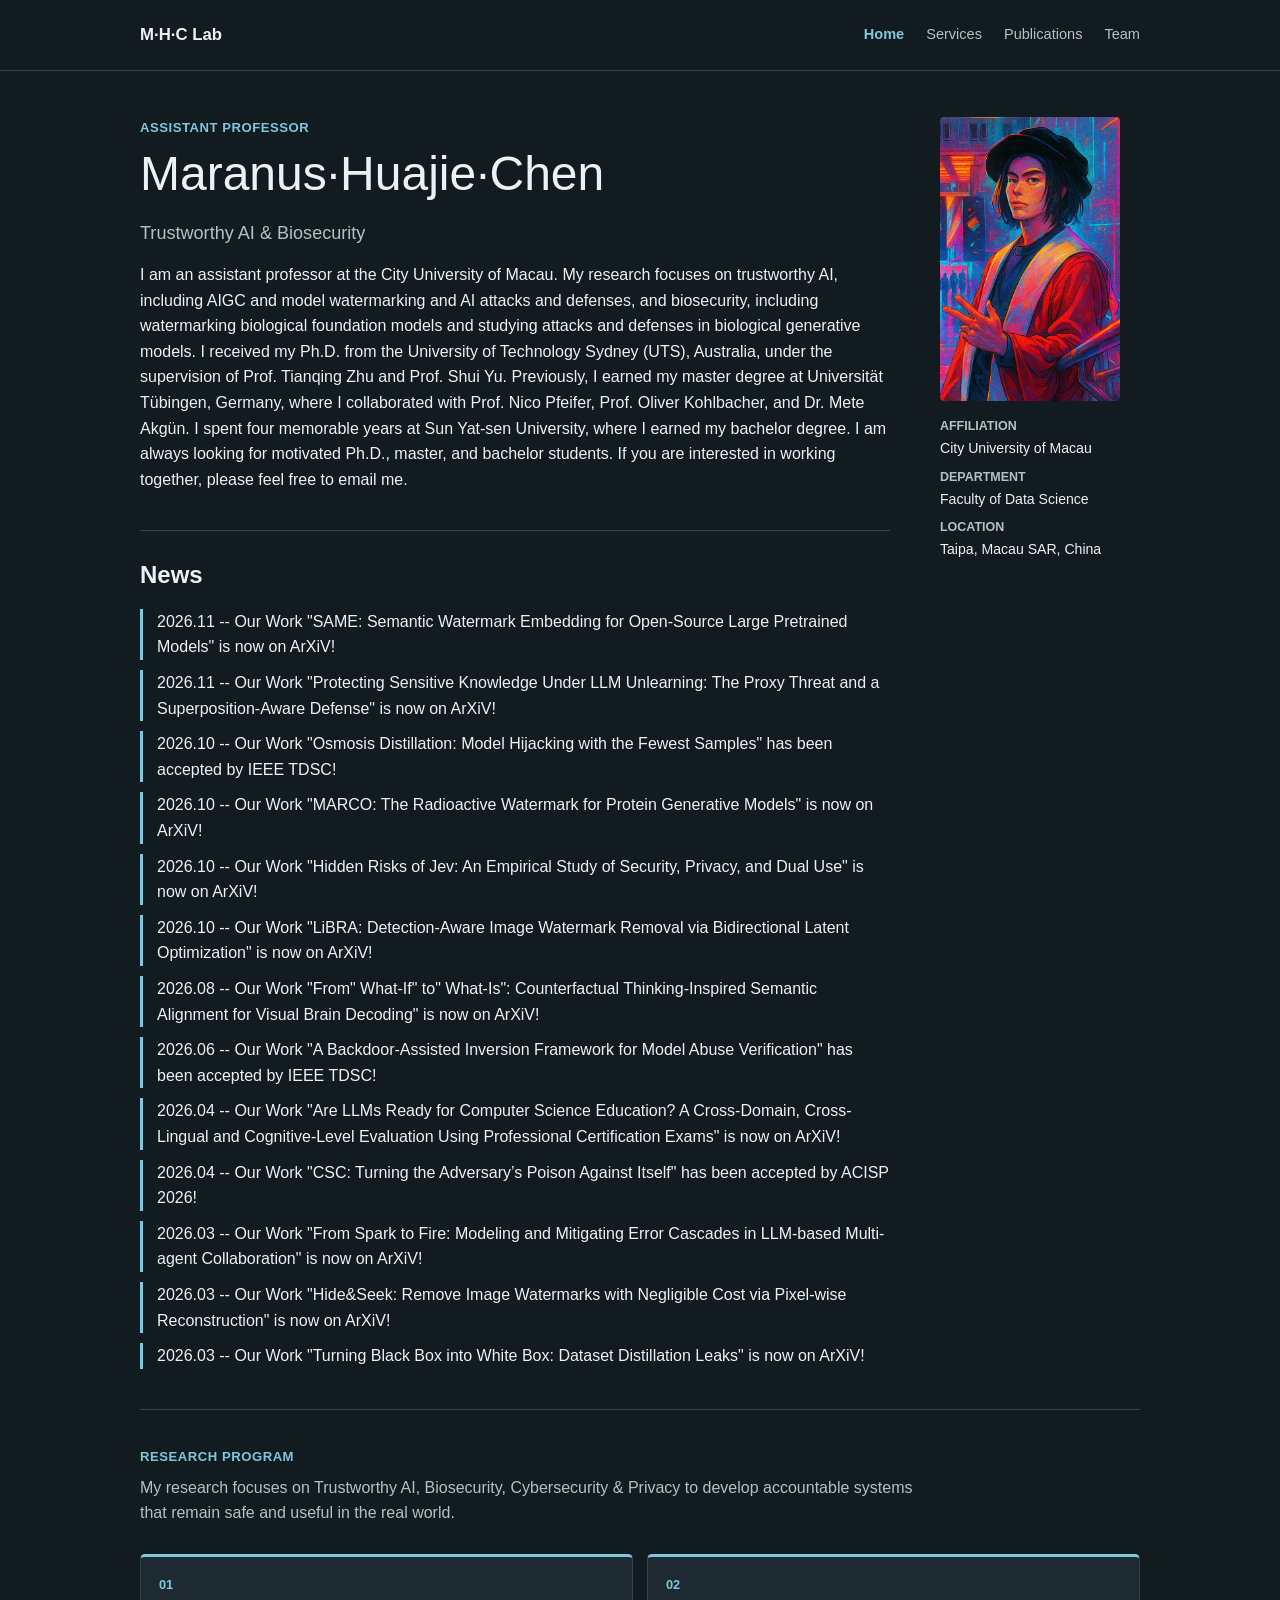
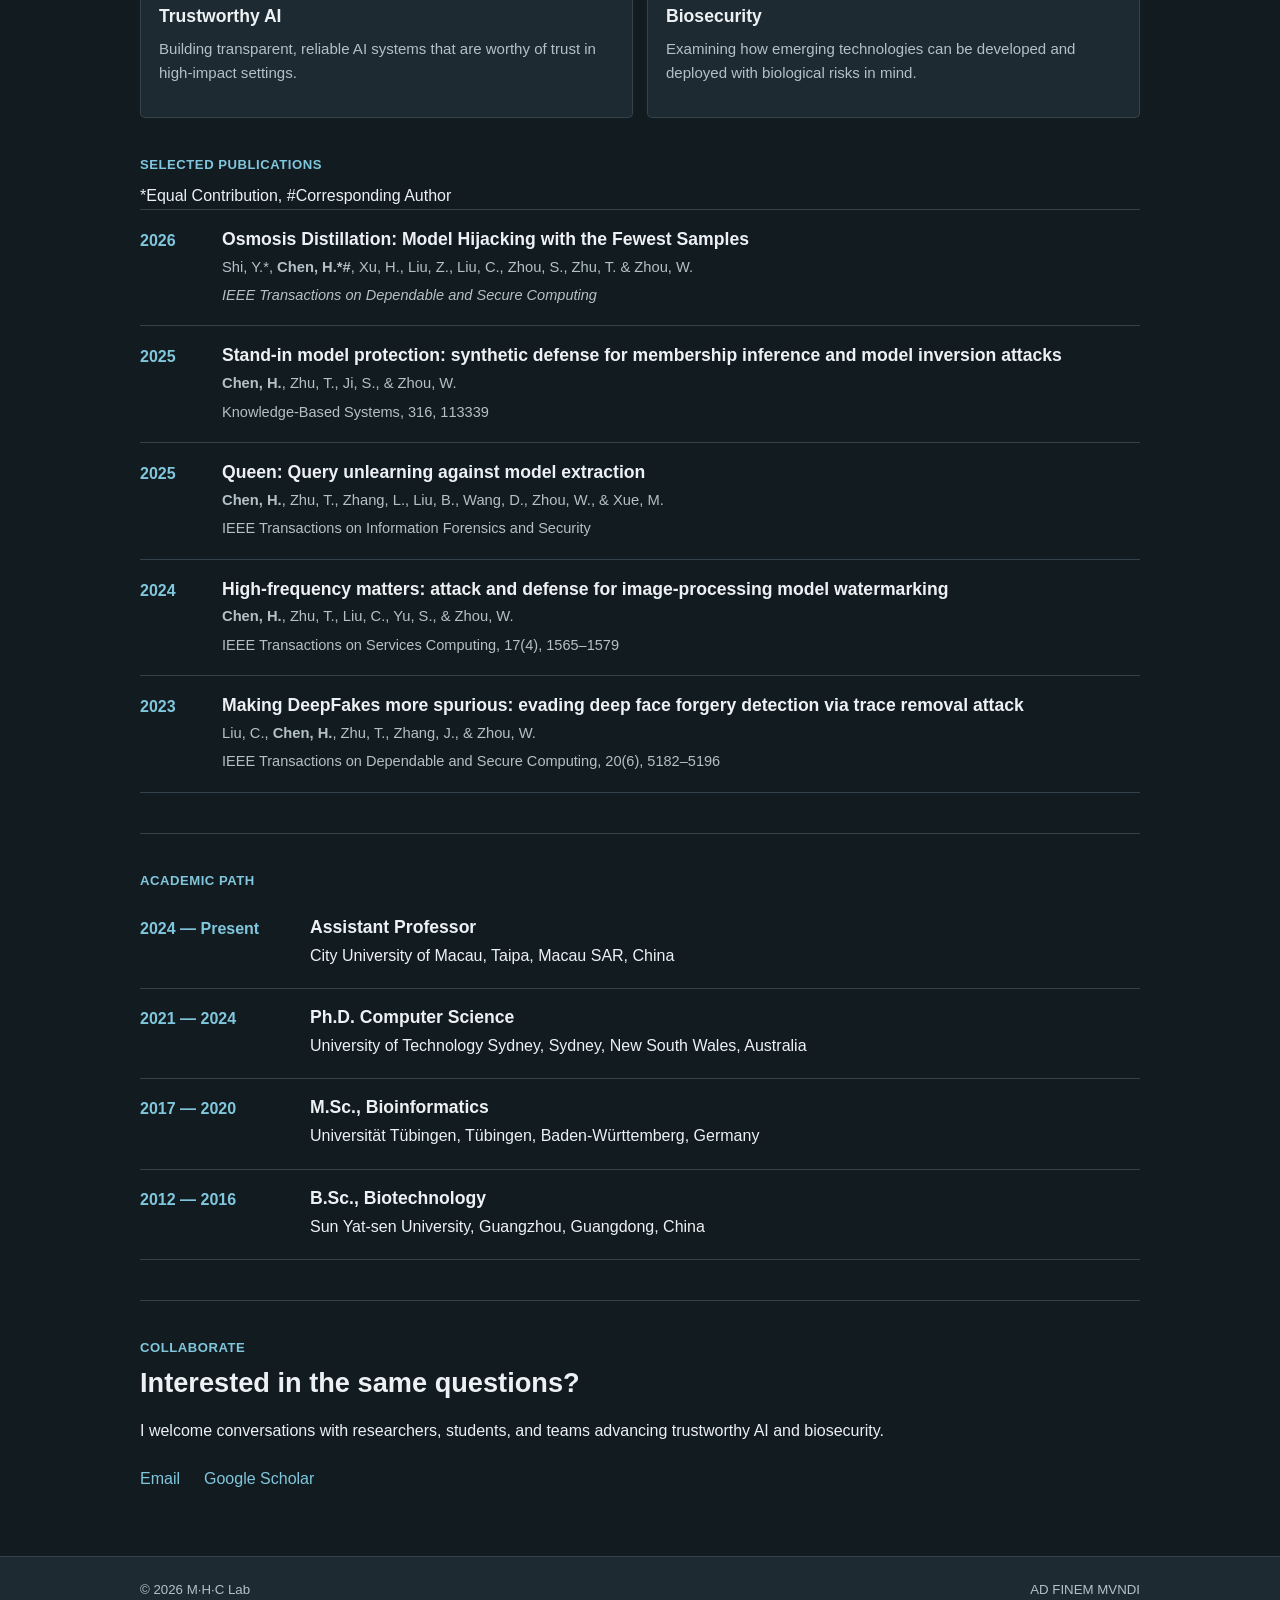
<file: index.html>
<!doctype html>
<html lang="en">
<head>
  <meta charset="utf-8">
  <meta name="viewport" content="width=device-width, initial-scale=1">
  <meta name="description" content="Academic profile and research portfolio for Dr. Maranus Huajie Chen.">
  <title>Home | Dr. Maranus Huajie Chen</title>
  <link rel="stylesheet" href="style.css">
  <script defer src="site.js"></script>
</head>
<body>
  <header class="site-header"><div class="header-inner">
    <a class="brand" href="index.html">M·H·C Lab</a>
    <nav aria-label="Primary navigation"><a href="index.html" aria-current="page">Home</a>
<a href="services.html">Services</a>
<a href="publications.html">Publications</a>
<a href="team.html">Team</a></nav>
  </div></header>
  <main class="container" id="top">
    <section class="hero">
      <div class="shell hero-grid">
        <div>
          <div class="status eyebrow">Assistant Professor</div>
          <h1 class="serif">Maranus·<em>Huajie</em>·Chen</h1>
          <p class="hero-copy">Trustworthy AI & Biosecurity</p>
          <div><p>I am an assistant professor at the City University of Macau. My research focuses on trustworthy AI, including AIGC and model watermarking and AI attacks and defenses, and biosecurity, including watermarking biological foundation models and studying attacks and defenses in biological generative models. I received my Ph.D. from the University of Technology Sydney (UTS), Australia, under the supervision of Prof. Tianqing Zhu and Prof. Shui Yu. Previously, I earned my master degree at Universität Tübingen, Germany, where I collaborated with Prof. Nico Pfeifer, Prof. Oliver Kohlbacher, and Dr. Mete Akgün. I spent four memorable years at Sun Yat-sen University, where I earned my bachelor degree. I am always looking for motivated Ph.D., master, and bachelor students. If you are interested in working together, please feel free to email me.</p></div>
          <div class="ticker">
            <div class="ticker-track">
              <span>2026.11 -- Our Work "SAME: Semantic Watermark Embedding for Open-Source Large Pretrained Models" is now on ArXiV!</span>
              <span>2026.11 -- Our Work "Protecting Sensitive Knowledge Under LLM Unlearning: The Proxy Threat and a Superposition-Aware Defense" is now on ArXiV!</span>
              <span>2026.10 -- Our Work "Osmosis Distillation: Model Hijacking with the Fewest Samples" has been accepted by IEEE TDSC!</span>
              <span>2026.10 -- Our Work "MARCO: The Radioactive Watermark for Protein Generative Models" is now on ArXiV!</span>
              <span>2026.10 -- Our Work "Hidden Risks of Jev: An Empirical Study of Security, Privacy, and Dual Use" is now on ArXiV!</span>
              <span>2026.10 -- Our Work "LiBRA: Detection-Aware Image Watermark Removal via Bidirectional Latent Optimization" is now on ArXiV!</span>
              <span>2026.08 -- Our Work "From" What-If" to" What-Is": Counterfactual Thinking-Inspired Semantic Alignment for Visual Brain Decoding" is now on ArXiV!</span>
              <span>2026.06 -- Our Work "A Backdoor-Assisted Inversion Framework for Model Abuse Verification" has been accepted by IEEE TDSC!</span>
              <span>2026.04 -- Our Work "Are LLMs Ready for Computer Science Education? A Cross-Domain, Cross-Lingual and Cognitive-Level Evaluation Using Professional Certification Exams" is now on ArXiV!</span>
              <span>2026.04 -- Our Work "CSC: Turning the Adversary’s Poison Against Itself" has been accepted by ACISP 2026!</span>
              <span>2026.03 -- Our Work "From Spark to Fire: Modeling and Mitigating Error Cascades in LLM-based Multi-agent Collaboration" is now on ArXiV!</span>
              <span>2026.03 -- Our Work "Hide&Seek: Remove Image Watermarks with Negligible Cost via Pixel-wise Reconstruction" is now on ArXiV!</span>
              <span>2026.03 -- Our Work "Turning Black Box into White Box: Dataset Distillation Leaks" is now on ArXiV!</span>
            </div>
          </div>
        </div>
        <aside class="hero-aside" aria-label="Researcher details">
          <div class="id-photo"><img src="avatar.png" alt="Maranus Huajie Chen"></div>
          <ul class="meta-list">
            <li><span>Affiliation</span>City University of Macau</li>
            <li><span>Department</span>Faculty of Data Science</li>
            <li><span>Location</span>Taipa, Macau SAR, China</li>
          </ul>
        </aside>
      </div>
    </section>


    <section class="research" id="research">
      <div class="shell">
        <div class="section-head reveal">
          <div class="eyebrow">Research program</div>
          <div><p class="lead">My research focuses on Trustworthy AI, Biosecurity, Cybersecurity & Privacy to develop accountable systems that remain safe and useful in the real world.</p></div>
        </div>
        <div class="research-grid reveal">
          <article class="research-card"><div class="number">01</div><h3>Trustworthy AI</h3><p>Building transparent, reliable AI systems that are worthy of trust in high-impact settings.</p></article>
          <article class="research-card"><div class="number">02</div><h3>Biosecurity</h3><p>Examining how emerging technologies can be developed and deployed with biological risks in mind.</p></article>
        </div>
        <div class="selected-publications reveal">
          <div class="eyebrow">Selected Publications</div>
          <div>*Equal Contribution, #Corresponding Author</div>
          <div class="publication-list">
            <article class="publication"><div class="year">2026</div><div><h3>Osmosis Distillation: Model Hijacking with the Fewest Samples</h3><p>Shi, Y.*, <strong>Chen, H.*#</strong>, Xu, H., Liu, Z., Liu, C., Zhou, S., Zhu, T. &amp; Zhou, W.</p></div><div class="journal"><em>IEEE Transactions on Dependable and Secure Computing</em></div></article>
            <article class="publication"><div class="year">2025</div><div><h3>Stand-in model protection: synthetic defense for membership inference and model inversion attacks</h3><p><strong>Chen, H.</strong>, Zhu, T., Ji, S., &amp; Zhou, W.</p></div><div class="journal">Knowledge-Based Systems, 316, 113339</div></article>
            <article class="publication"><div class="year">2025</div><div><h3>Queen: Query unlearning against model extraction</h3><p><strong>Chen, H.</strong>, Zhu, T., Zhang, L., Liu, B., Wang, D., Zhou, W., &amp; Xue, M.</p></div><div class="journal">IEEE Transactions on Information Forensics and Security</div></article>
            <article class="publication"><div class="year">2024</div><div><h3>High-frequency matters: attack and defense for image-processing model watermarking</h3><p><strong>Chen, H.</strong>, Zhu, T., Liu, C., Yu, S., &amp; Zhou, W.</p></div><div class="journal">IEEE Transactions on Services Computing, 17(4), 1565–1579</div></article>
            <article class="publication"><div class="year">2023</div><div><h3>Making DeepFakes more spurious: evading deep face forgery detection via trace removal attack</h3><p>Liu, C., <strong>Chen, H.</strong>, Zhu, T., Zhang, J., &amp; Zhou, W.</p></div><div class="journal">IEEE Transactions on Dependable and Secure Computing, 20(6), 5182–5196</div></article>
          </div>
        </div>
      </div>
    </section>

    <section id="experience">
      <div class="shell timeline-wrap reveal">
        <div><div class="eyebrow">Academic path</div></div>
        <div class="timeline">
          <article class="timeline-item"><time>2024 — Present</time><div><h3>Assistant Professor</h3><p>City University of Macau, Taipa, Macau SAR, China</p></div></article>
          <article class="timeline-item"><time>2021 — 2024</time><div><h3>Ph.D. Computer Science</h3><p>University of Technology Sydney, Sydney, New South Wales, Australia</p></div></article>
          <article class="timeline-item"><time>2017 — 2020</time><div><h3>M.Sc., Bioinformatics</h3><p>Universität Tübingen, Tübingen, Baden-Württemberg, Germany</p></div></article>
          <article class="timeline-item"><time>2012 — 2016</time><div><h3>B.Sc., Biotechnology</h3><p>Sun Yat-sen University, Guangzhou, Guangdong, China</p></div></article>
        </div>
      </div>
    </section>



    <section class="contact" id="contact">
      <div class="shell contact-card reveal">
        <div><div class="eyebrow">Collaborate</div><h2 class="serif">Interested in the same questions?</h2><p>I welcome conversations with researchers, students, and teams advancing trustworthy AI and biosecurity.</p></div>
        <div class="contact-links"><a href="mailto:hjchen@cityu.edu.mo">Email</a><a href="https://scholar.google.com/citations?user=HQGopXIAAAAJ&h">Google Scholar</a></div>
      </div>
    </section>
  </main>
  <footer><div class="container footer-row"><span>© <span id="year"></span> M·H·C Lab</span><span>AD FINEM MVNDI</span></div></footer>
</body>
</html>
</file>
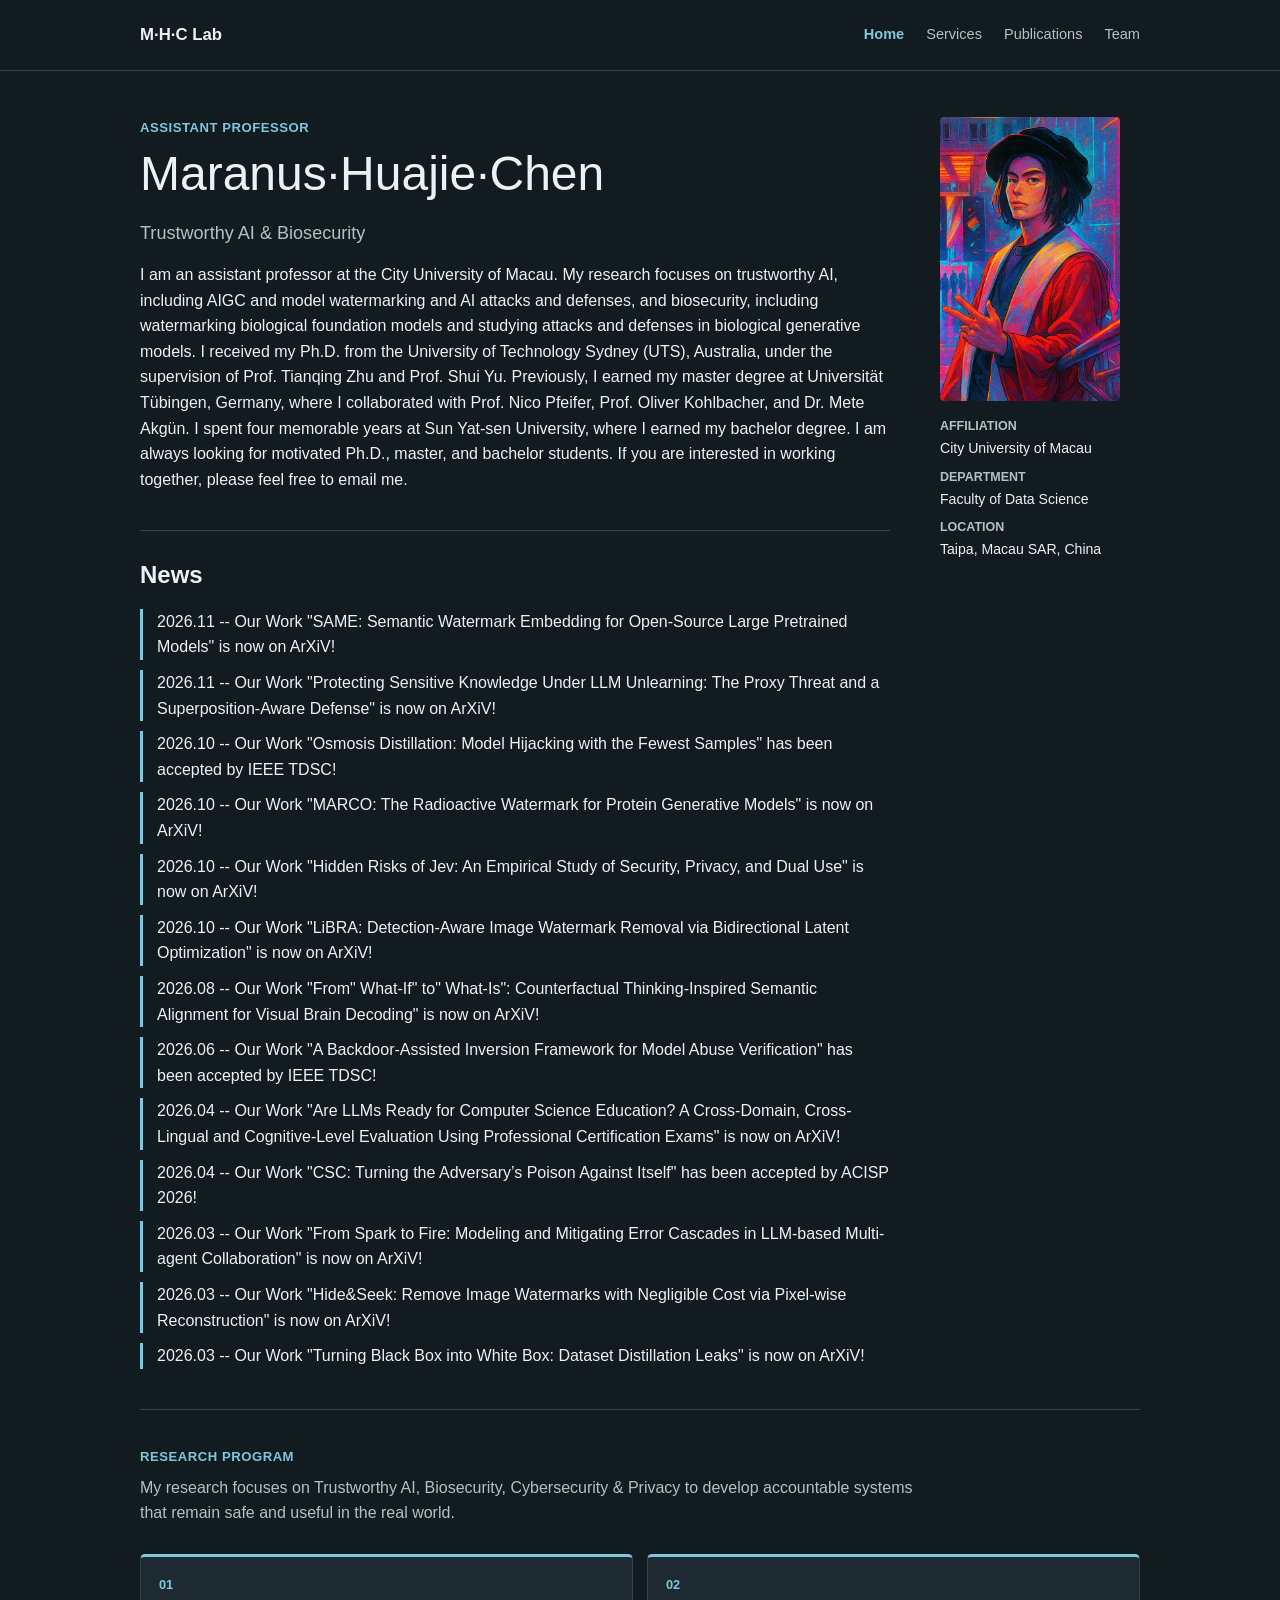
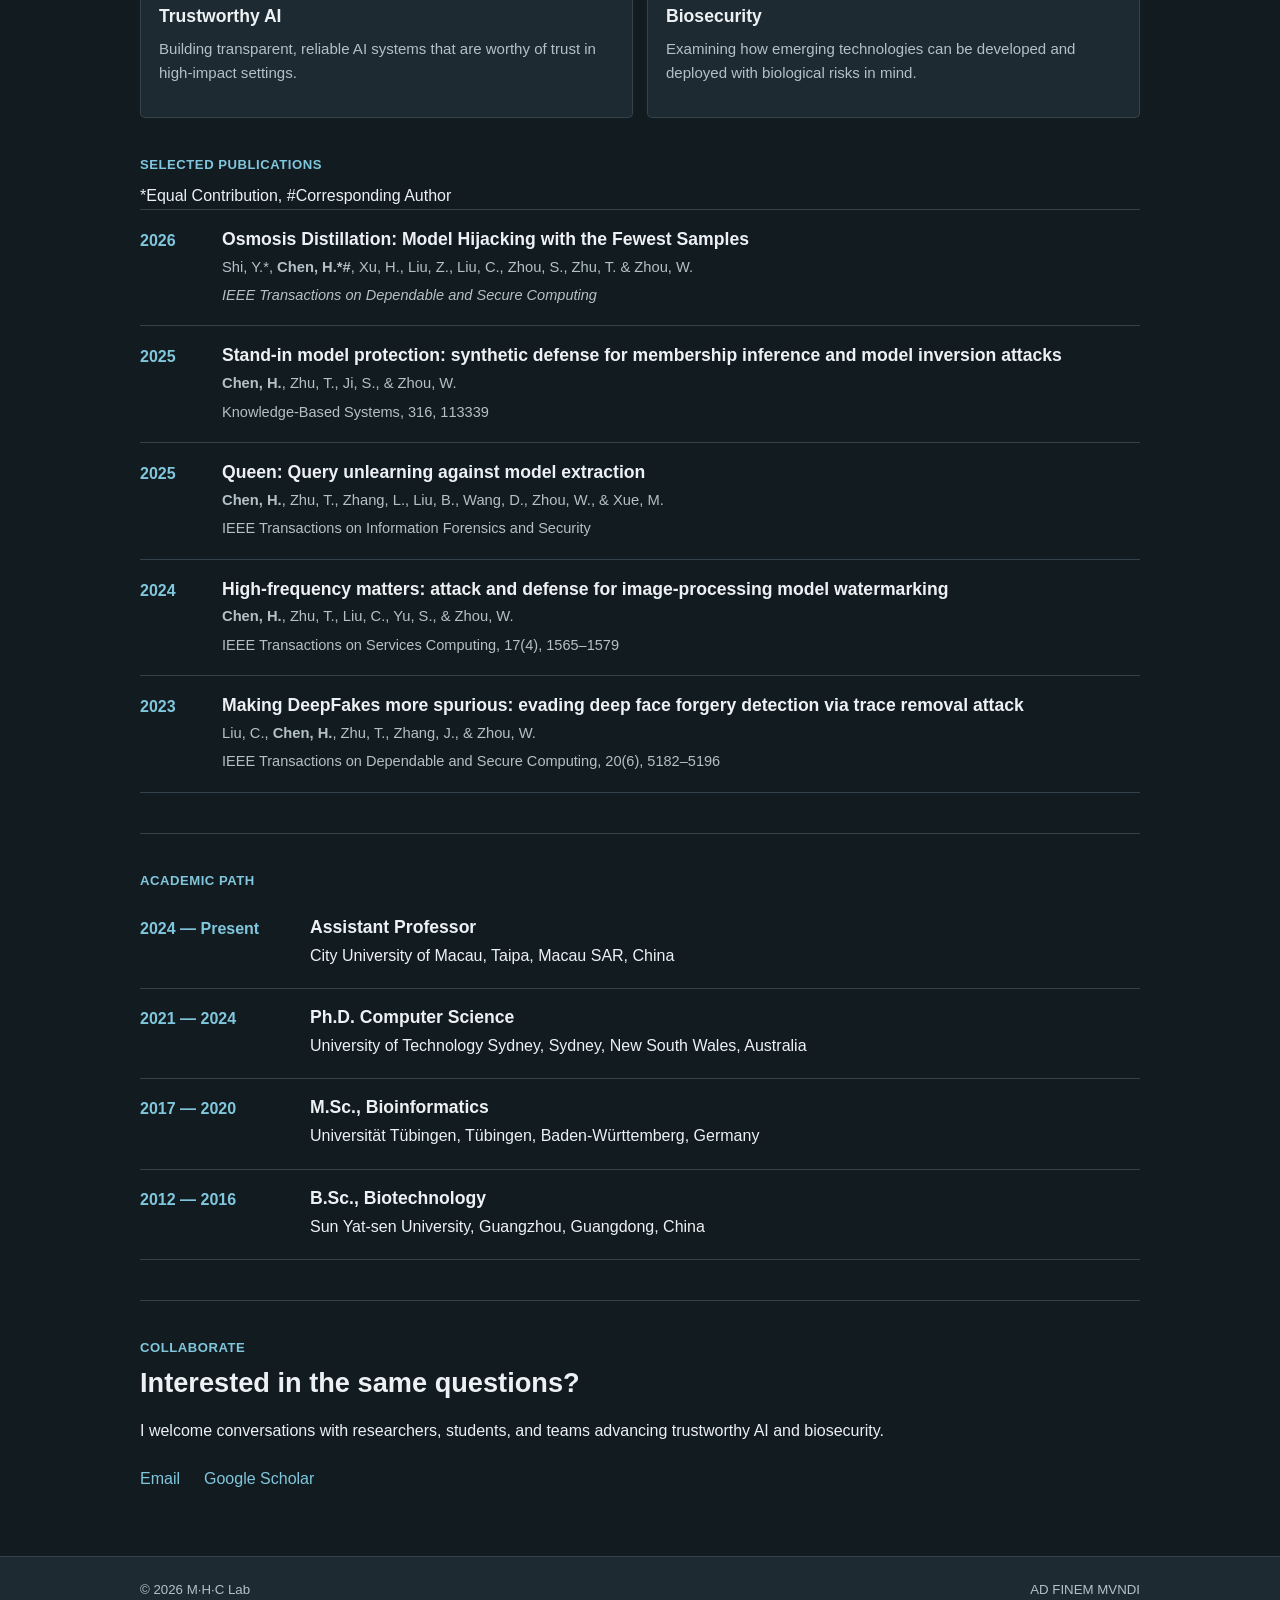
<file: contact.html>
<!doctype html>
<html lang="en">
<head>
  <meta charset="utf-8">
  <meta name="viewport" content="width=device-width, initial-scale=1">
  <meta http-equiv="refresh" content="0; url=index.html#contact">
  <title>Contact | Dr. Maranus Huajie Chen</title>
  <link rel="canonical" href="index.html#contact">
</head>
<body><p>Continue to <a href="index.html#contact">Contact</a>.</p></body>
</html>
</file>
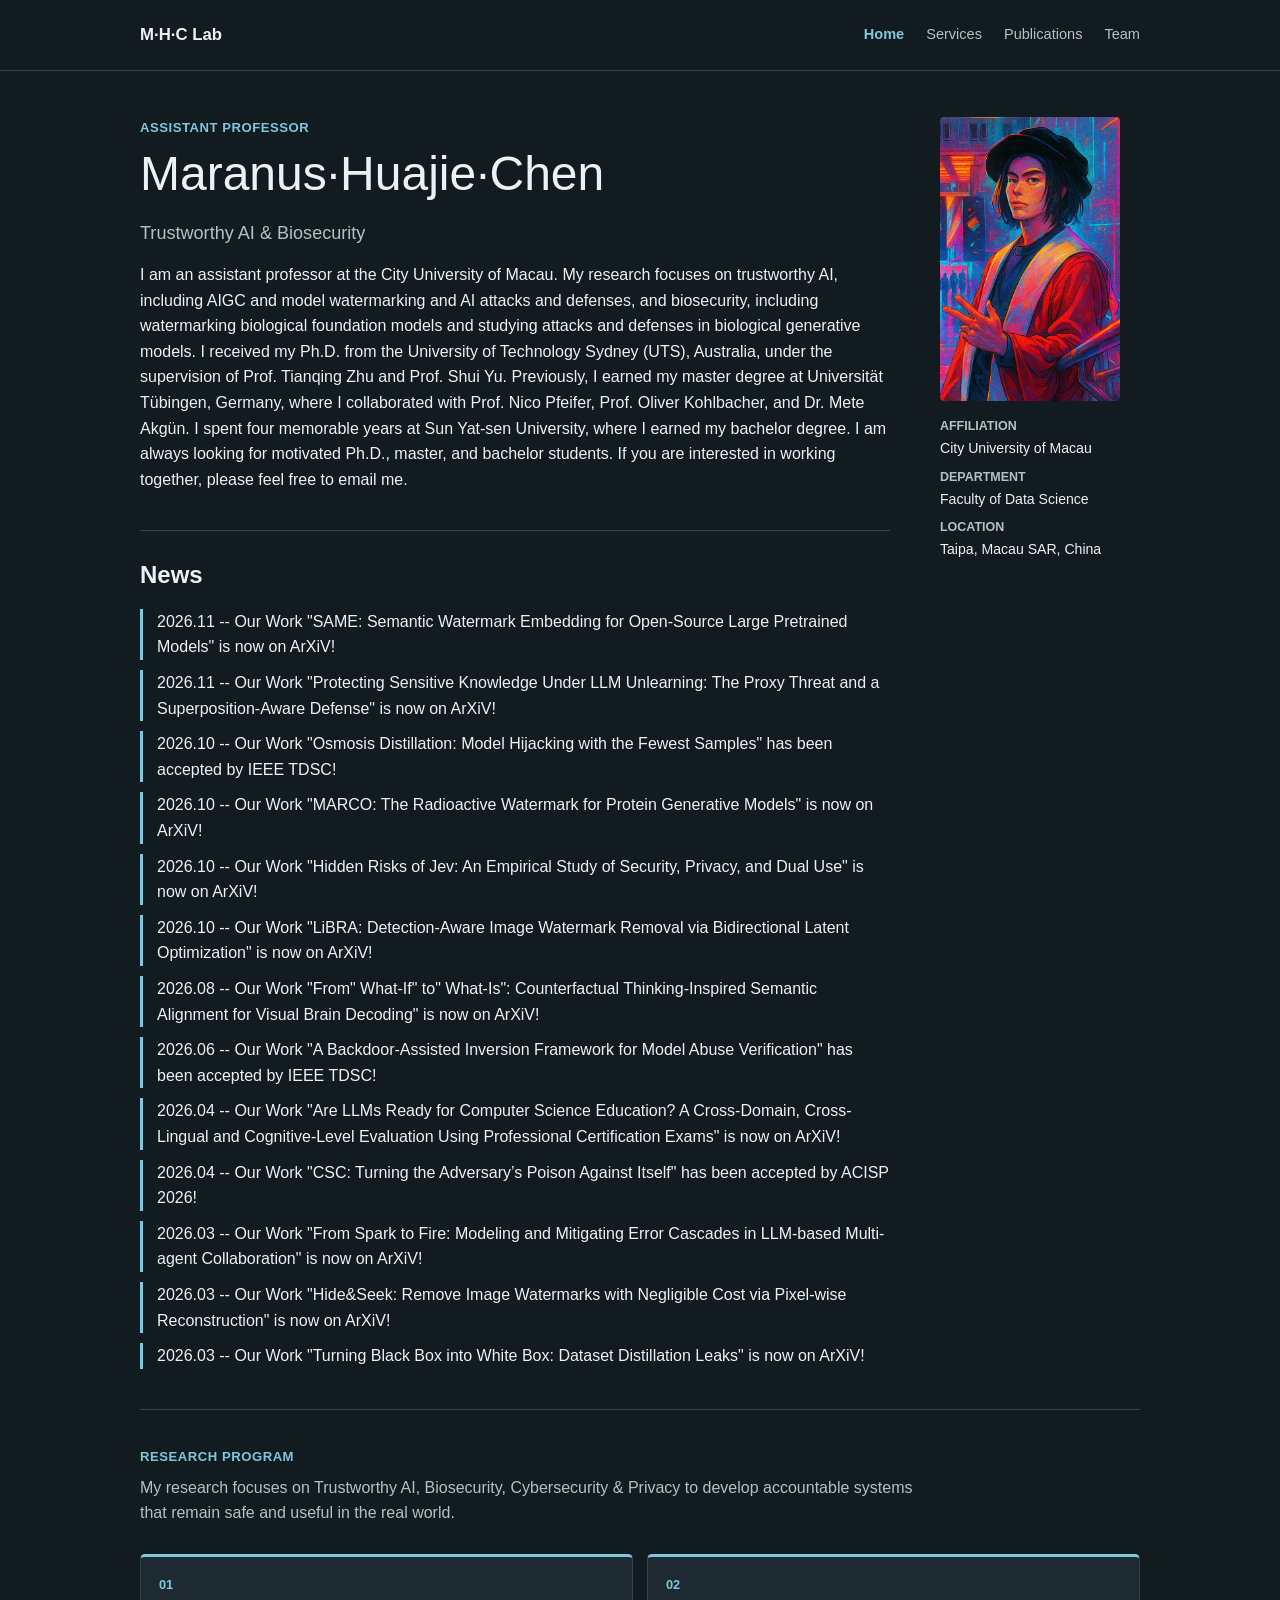
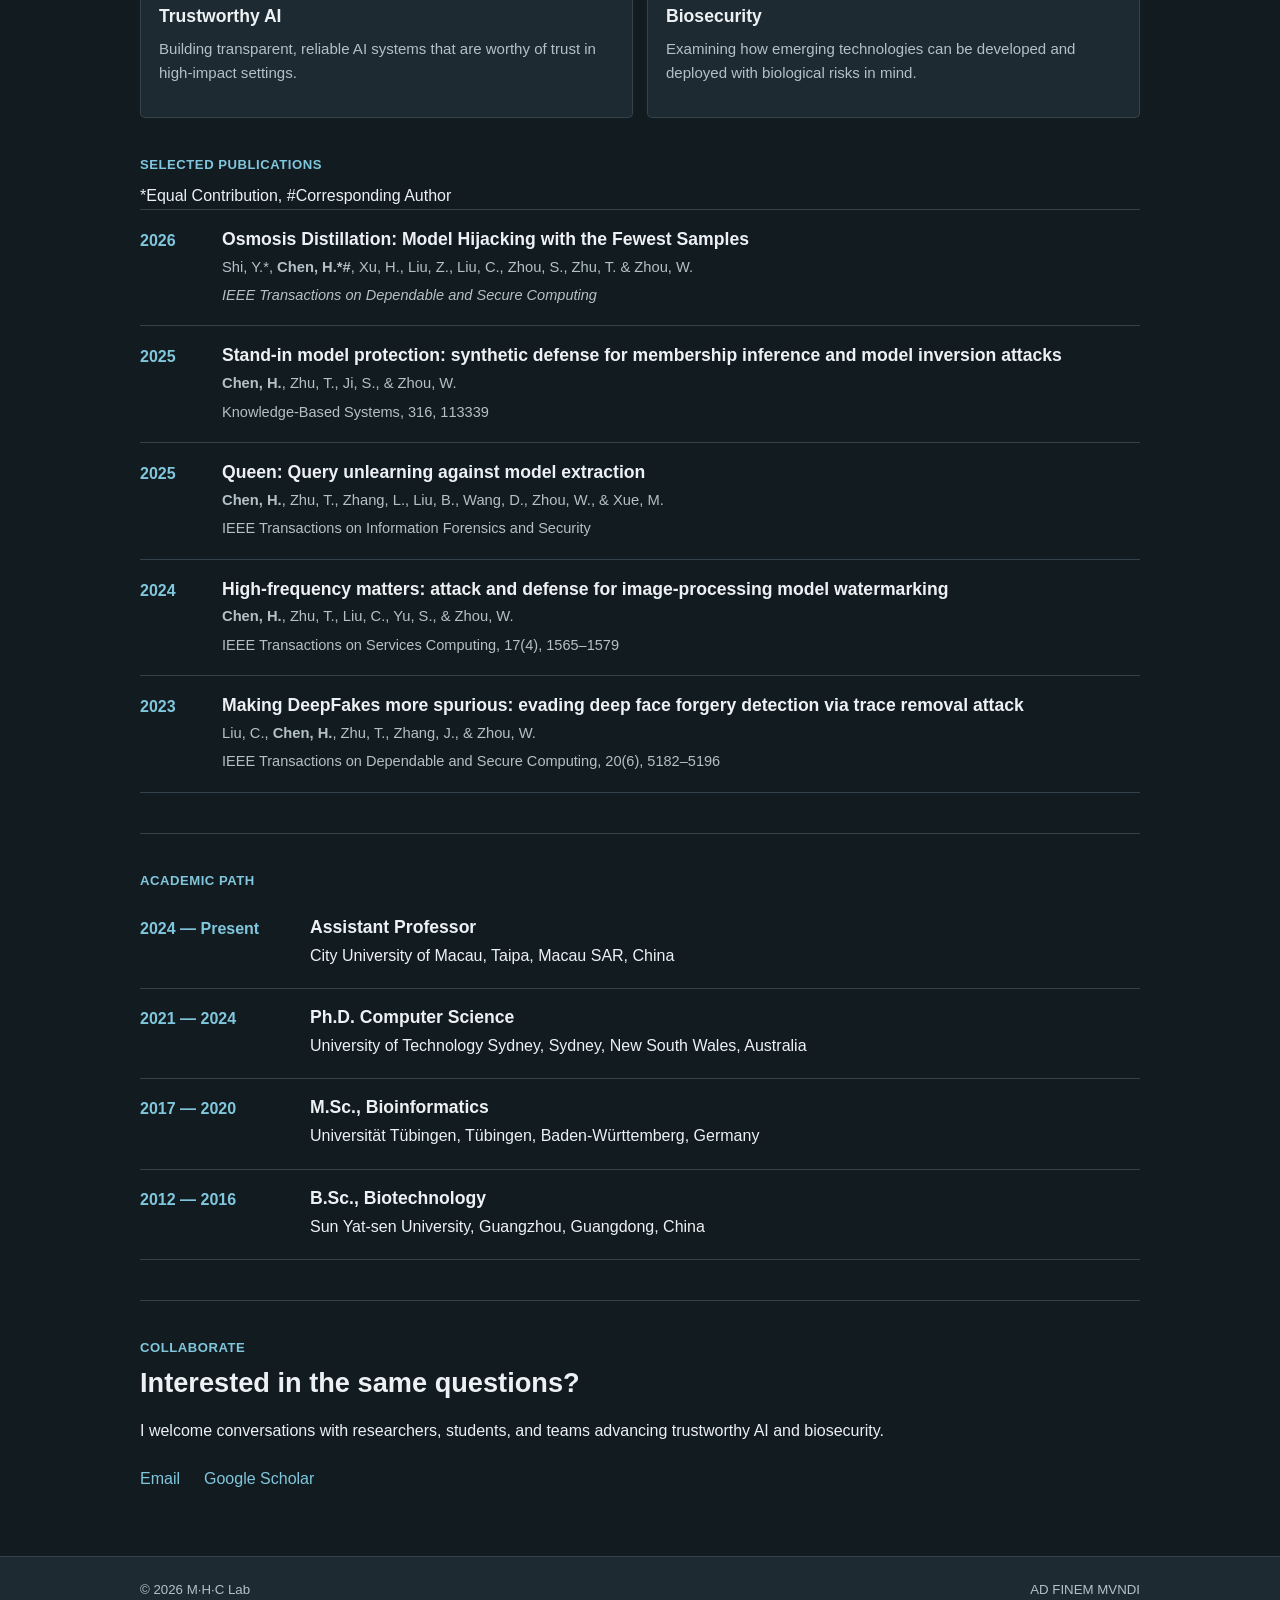
<file: experience.html>
<!doctype html>
<html lang="en">
<head>
  <meta charset="utf-8">
  <meta name="viewport" content="width=device-width, initial-scale=1">
  <meta http-equiv="refresh" content="0; url=index.html#experience">
  <title>Experience | Dr. Maranus Huajie Chen</title>
  <link rel="canonical" href="index.html#experience">
</head>
<body><p>Continue to <a href="index.html#experience">Experience</a>.</p></body>
</html>
</file>
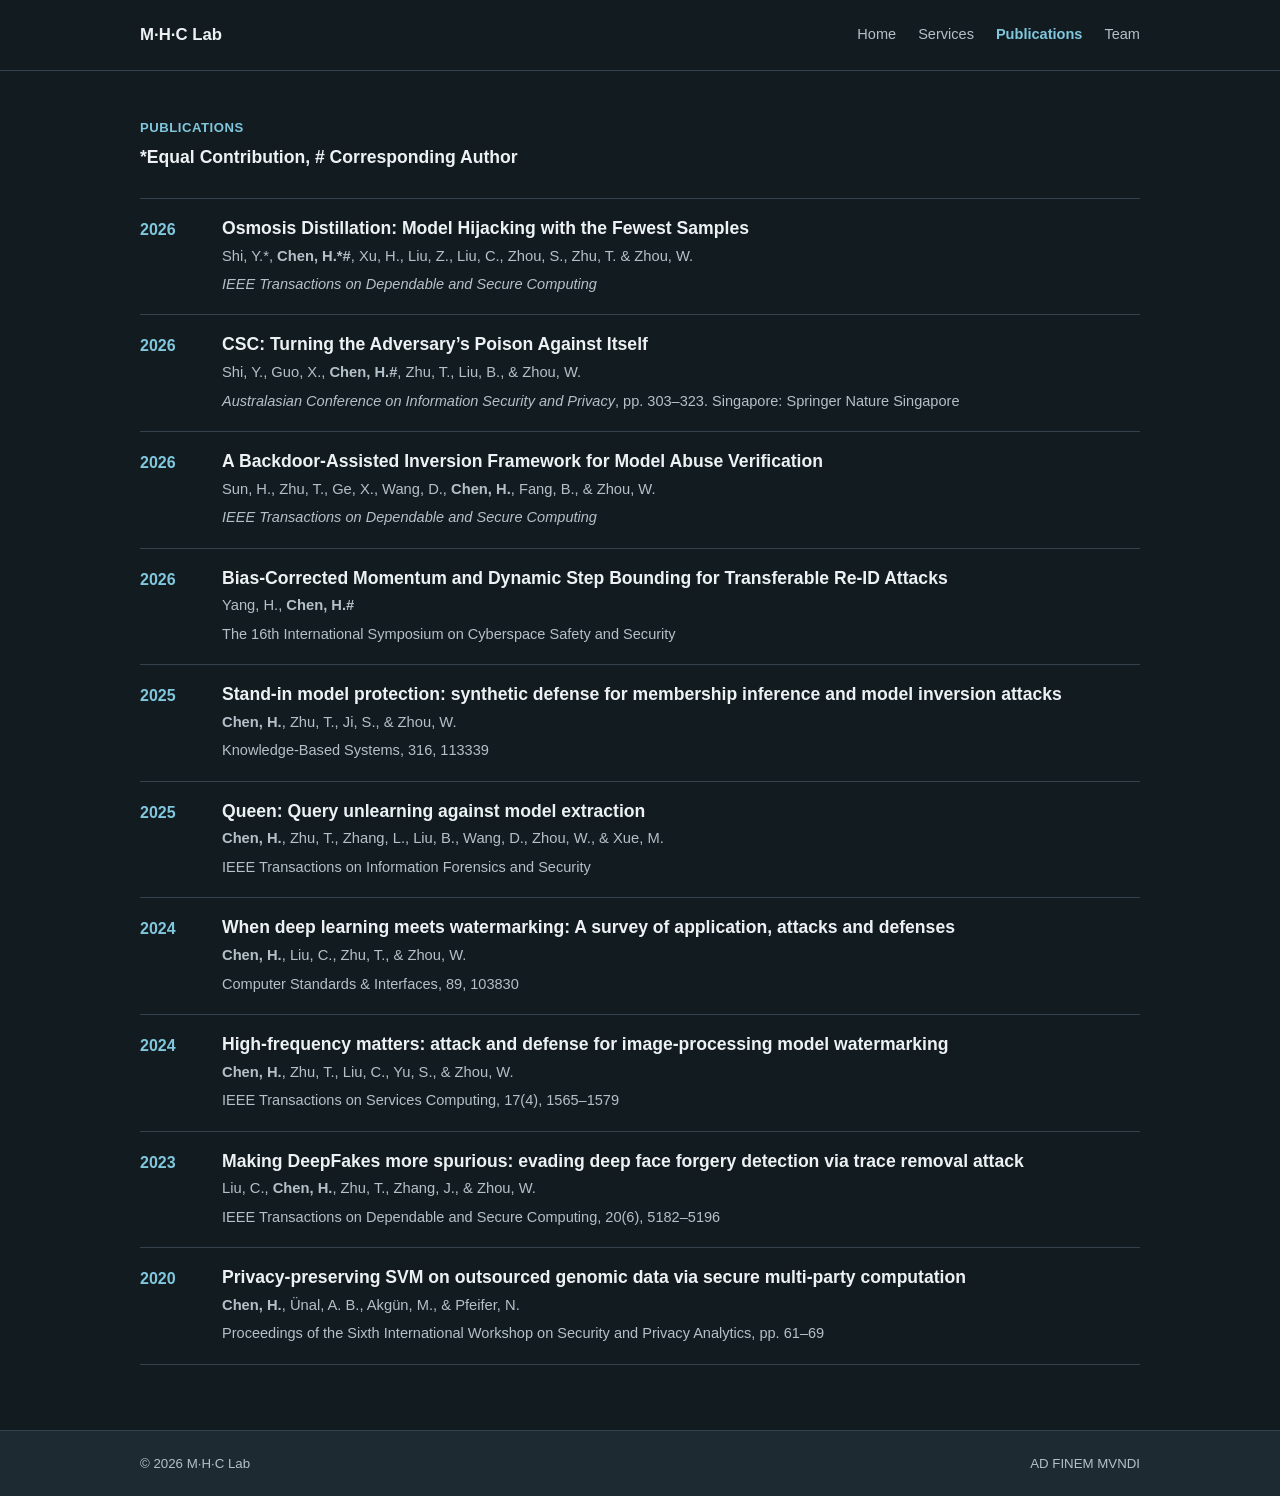
<file: publications.html>
<!doctype html>
<html lang="en">
<head>
  <meta charset="utf-8">
  <meta name="viewport" content="width=device-width, initial-scale=1">
  <meta name="description" content="Academic profile and research portfolio for Dr. Maranus Huajie Chen.">
  <title>Publications | Dr. Maranus Huajie Chen</title>
  <link rel="stylesheet" href="style.css">
  <script defer src="site.js"></script>
</head>
<body>
  <header class="site-header"><div class="header-inner">
    <a class="brand" href="index.html">M·H·C Lab</a>
    <nav aria-label="Primary navigation"><a href="index.html">Home</a>
<a href="services.html">Services</a>
<a href="publications.html" aria-current="page">Publications</a>
<a href="team.html">Team</a></nav>
  </div></header>
  <main class="container" id="top">
    <section id="publications">
      <div class="shell">
        <div class="section-head reveal">
          <div class="eyebrow">Publications</div>
          <h3 class="serif">*Equal Contribution, # Corresponding Author</h3>
        </div>
        <div class="publication-list reveal">
          <article class="publication"><div class="year">2026</div><div><h3>Osmosis Distillation: Model Hijacking with the Fewest Samples</h3><p>Shi, Y.*, <strong>Chen, H.*#</strong>, Xu, H., Liu, Z., Liu, C., Zhou, S., Zhu, T. &amp; Zhou, W.</p></div><div class="journal"><em>IEEE Transactions on Dependable and Secure Computing</em></div></article>
          <article class="publication"><div class="year">2026</div><div><h3>CSC: Turning the Adversary’s Poison Against Itself</h3><p>Shi, Y., Guo, X., <strong>Chen, H.#</strong>, Zhu, T., Liu, B., &amp; Zhou, W.</p></div><div class="journal"><em>Australasian Conference on Information Security and Privacy</em>, pp. 303–323. Singapore: Springer Nature Singapore</div></article>
          <article class="publication"><div class="year">2026</div><div><h3>A Backdoor-Assisted Inversion Framework for Model Abuse Verification</h3><p>Sun, H., Zhu, T., Ge, X., Wang, D., <strong>Chen, H.</strong>, Fang, B., &amp; Zhou, W.</p></div><div class="journal"><em>IEEE Transactions on Dependable and Secure Computing</em></div></article>
          <article class="publication"><div class="year">2026</div><div><h3>Bias-Corrected Momentum and Dynamic Step Bounding for Transferable Re-ID Attacks</h3><p>Yang, H., <strong>Chen, H.#</strong></p></div><div class="journal">The 16th International Symposium on Cyberspace Safety and Security</div></article>
          <article class="publication"><div class="year">2025</div><div><h3>Stand-in model protection: synthetic defense for membership inference and model inversion attacks</h3><p><strong>Chen, H.</strong>, Zhu, T., Ji, S., &amp; Zhou, W.</p></div><div class="journal">Knowledge-Based Systems, 316, 113339</div></article>
          <article class="publication"><div class="year">2025</div><div><h3>Queen: Query unlearning against model extraction</h3><p><strong>Chen, H.</strong>, Zhu, T., Zhang, L., Liu, B., Wang, D., Zhou, W., &amp; Xue, M.</p></div><div class="journal">IEEE Transactions on Information Forensics and Security</div></article>
          <article class="publication"><div class="year">2024</div><div><h3>When deep learning meets watermarking: A survey of application, attacks and defenses</h3><p><strong>Chen, H.</strong>, Liu, C., Zhu, T., &amp; Zhou, W.</p></div><div class="journal">Computer Standards &amp; Interfaces, 89, 103830</div></article>
          <article class="publication"><div class="year">2024</div><div><h3>High-frequency matters: attack and defense for image-processing model watermarking</h3><p><strong>Chen, H.</strong>, Zhu, T., Liu, C., Yu, S., &amp; Zhou, W.</p></div><div class="journal">IEEE Transactions on Services Computing, 17(4), 1565–1579</div></article>
          <article class="publication"><div class="year">2023</div><div><h3>Making DeepFakes more spurious: evading deep face forgery detection via trace removal attack</h3><p>Liu, C., <strong>Chen, H.</strong>, Zhu, T., Zhang, J., &amp; Zhou, W.</p></div><div class="journal">IEEE Transactions on Dependable and Secure Computing, 20(6), 5182–5196</div></article>
          <article class="publication"><div class="year">2020</div><div><h3>Privacy-preserving SVM on outsourced genomic data via secure multi-party computation</h3><p><strong>Chen, H.</strong>, Ünal, A. B., Akgün, M., &amp; Pfeifer, N.</p></div><div class="journal">Proceedings of the Sixth International Workshop on Security and Privacy Analytics, pp. 61–69</div></article>
        </div>
      </div>
    </section>
  </main>
  <footer><div class="container footer-row"><span>© <span id="year"></span> M·H·C Lab</span><span>AD FINEM MVNDI</span></div></footer>
</body>
</html>
</file>
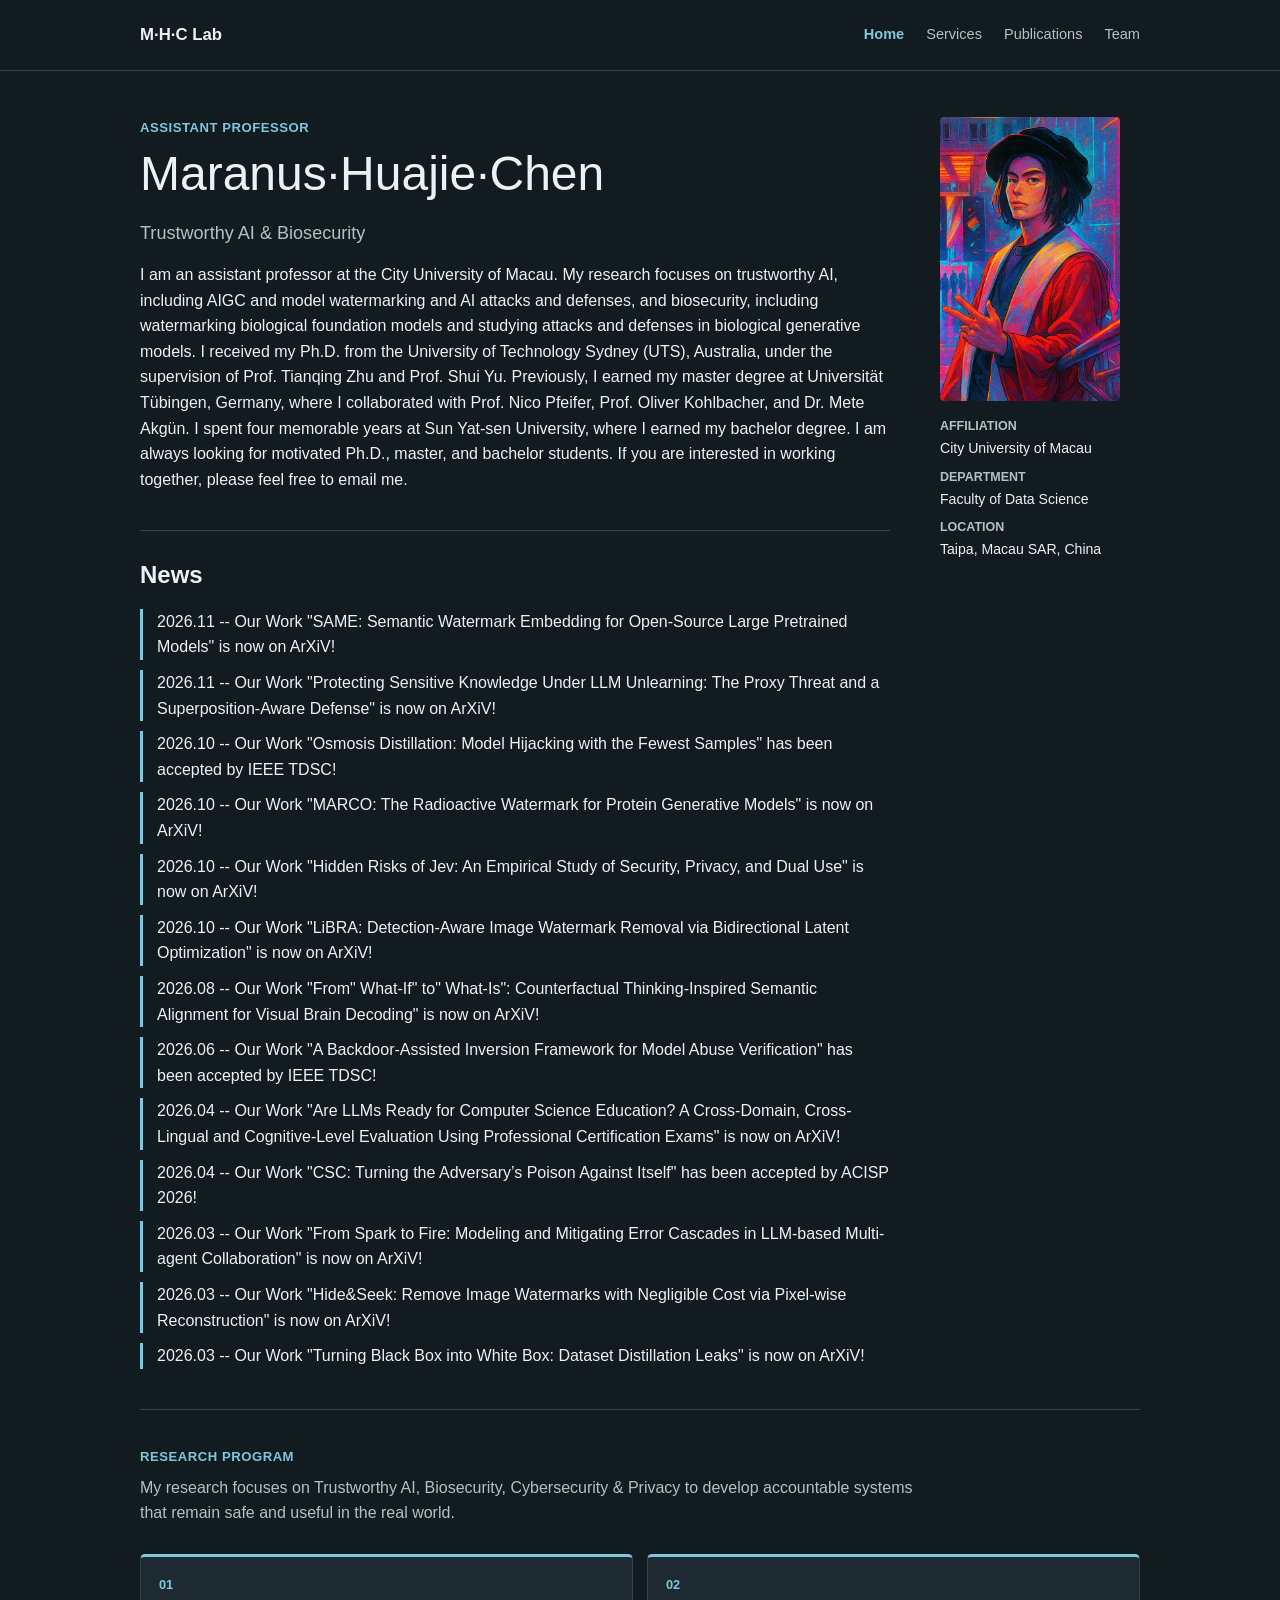
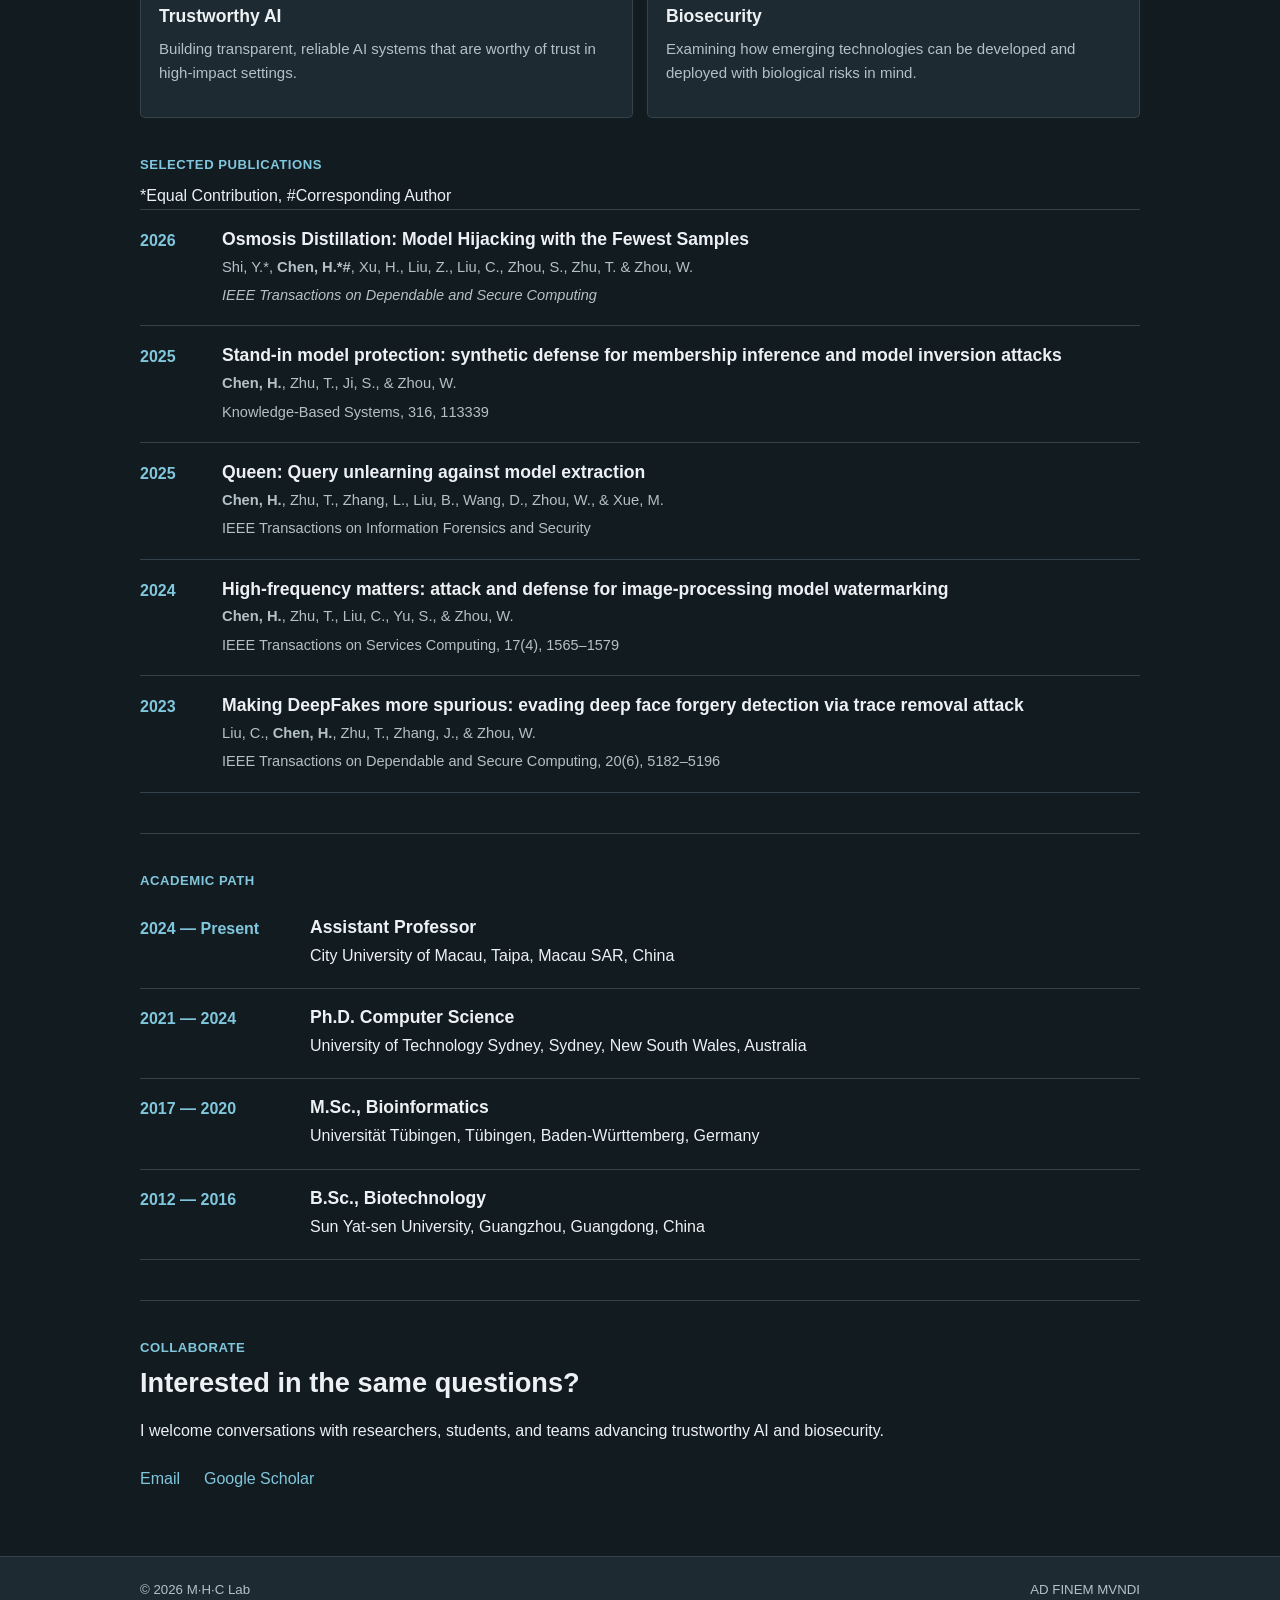
<file: research.html>
<!doctype html>
<html lang="en">
<head>
  <meta charset="utf-8">
  <meta name="viewport" content="width=device-width, initial-scale=1">
  <meta http-equiv="refresh" content="0; url=index.html#research">
  <title>Research | Dr. Maranus Huajie Chen</title>
  <link rel="canonical" href="index.html#research">
</head>
<body><p>Continue to <a href="index.html#research">Research</a>.</p></body>
</html>
</file>
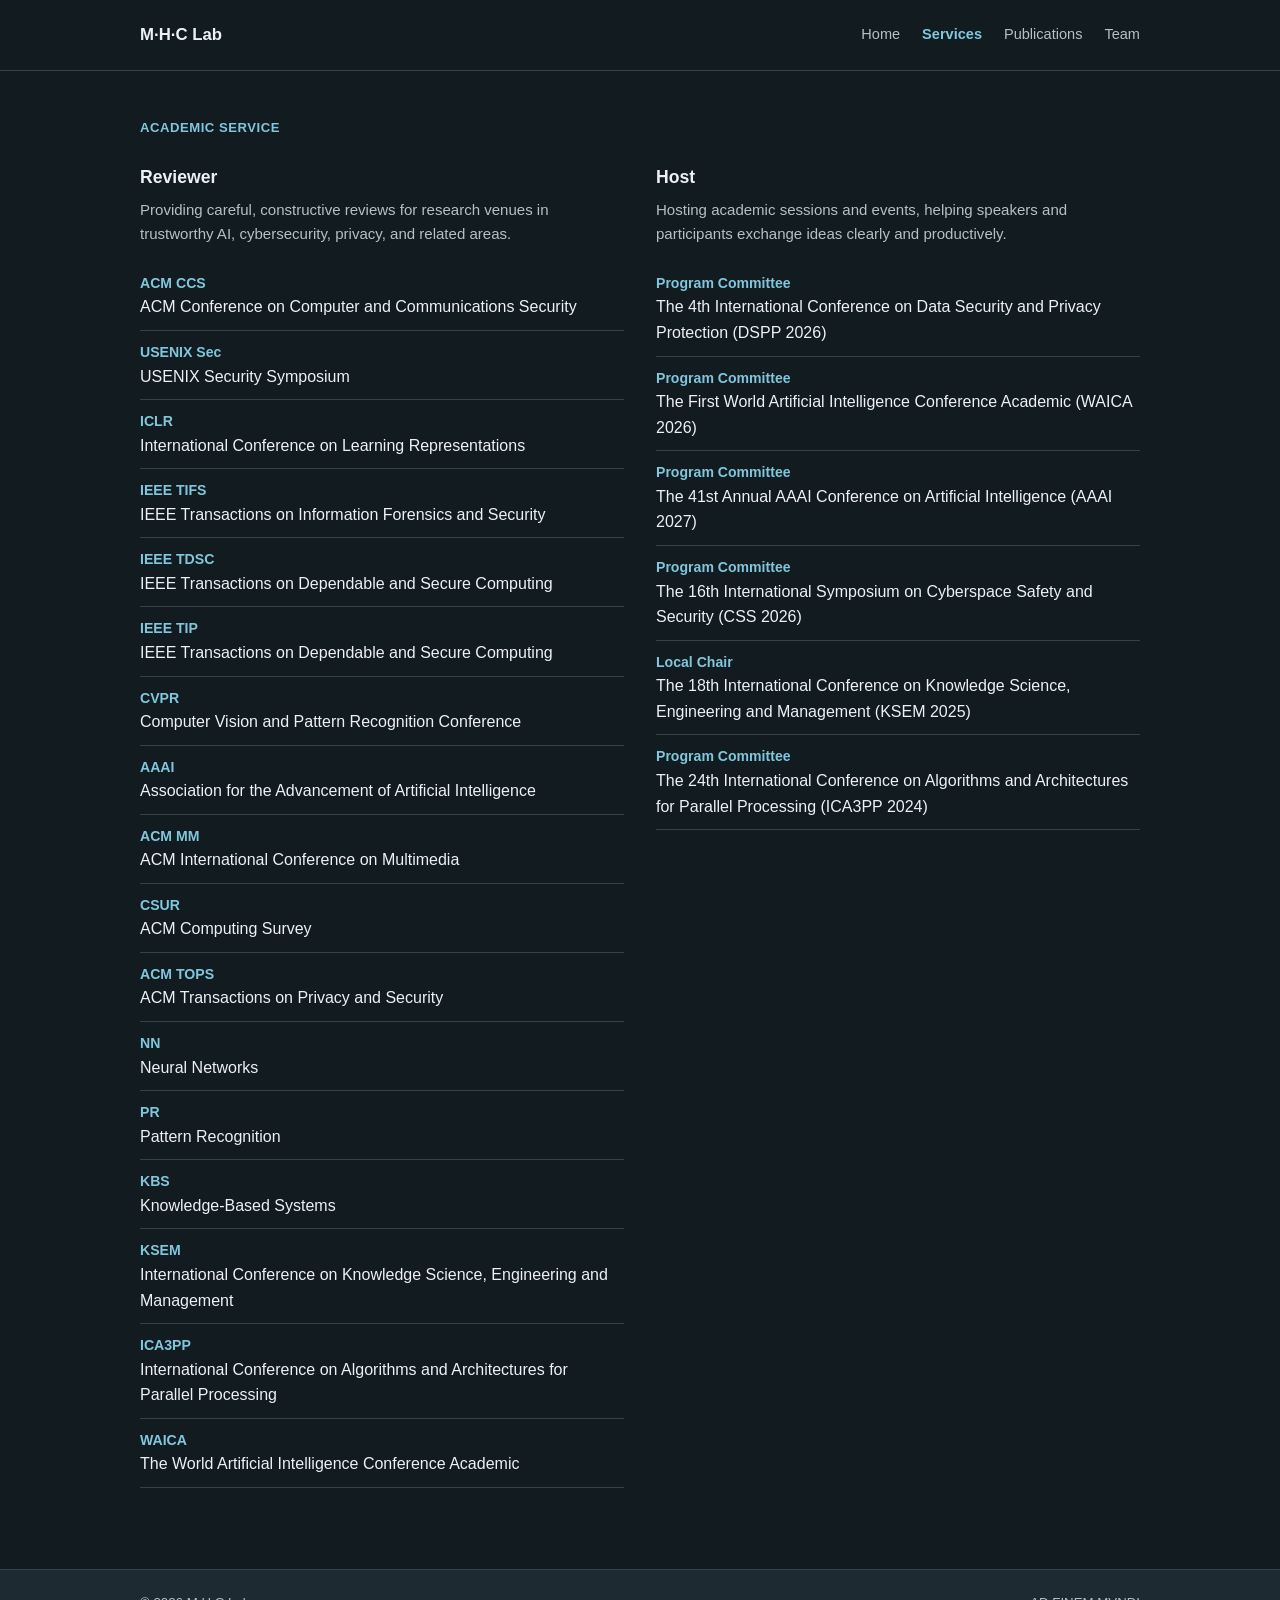
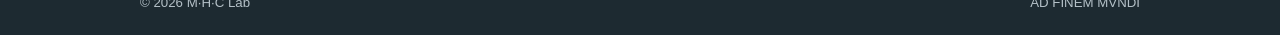
<file: services.html>
<!doctype html>
<html lang="en">
<head>
  <meta charset="utf-8">
  <meta name="viewport" content="width=device-width, initial-scale=1">
  <meta name="description" content="Academic profile and research portfolio for Dr. Maranus Huajie Chen.">
  <title>Services | Dr. Maranus Huajie Chen</title>
  <link rel="stylesheet" href="style.css">
  <script defer src="site.js"></script>
</head>
<body>
  <header class="site-header"><div class="header-inner">
    <a class="brand" href="index.html">M·H·C Lab</a>
    <nav aria-label="Primary navigation"><a href="index.html">Home</a>
<a href="services.html" aria-current="page">Services</a>
<a href="publications.html">Publications</a>
<a href="team.html">Team</a></nav>
  </div></header>
  <main class="container" id="top">
    <section class="services" id="services">
      <div class="shell">
        <div class="section-head reveal">
          <div class="eyebrow">Academic service</div>
        </div>
        <div class="service-grid reveal">
          <article class="service-card"><h3>Reviewer</h3><p>Providing careful, constructive reviews for research venues in trustworthy AI, cybersecurity, privacy, and related areas.</p><ul class="service-list">
            <li><strong>ACM CCS</strong>ACM Conference on Computer and Communications Security</li>
            <li><strong>USENIX Sec</strong>USENIX Security Symposium</li>
            <li><strong>ICLR</strong>International Conference on Learning Representations</li>
            <li><strong>IEEE TIFS</strong>IEEE Transactions on Information Forensics and Security</li>
            <li><strong>IEEE TDSC</strong>IEEE Transactions on Dependable and Secure Computing</li>
            <li><strong>IEEE TIP</strong>IEEE Transactions on Dependable and Secure Computing</li>
            <li><strong>CVPR</strong>Computer Vision and Pattern Recognition Conference</li>
            <li><strong>AAAI</strong>Association for the Advancement of Artificial Intelligence</li>
            <li><strong>ACM MM</strong>ACM International Conference on Multimedia</li>
            <li><strong>CSUR</strong>ACM Computing Survey</li>
            <li><strong>ACM TOPS</strong>ACM Transactions on Privacy and Security</li>
            <li><strong>NN</strong>Neural Networks</li>
            <li><strong>PR</strong>Pattern Recognition</li>
            <li><strong>KBS</strong>Knowledge-Based Systems</li>
            <li><strong>KSEM</strong>International Conference on Knowledge Science, Engineering and Management</li>
            <li><strong>ICA3PP</strong>International Conference on Algorithms and Architectures for Parallel Processing</li>
            <li><strong>WAICA</strong>The World Artificial Intelligence Conference Academic</li>
          </ul></article>
          <article class="service-card"><h3>Host</h3><p>Hosting academic sessions and events, helping speakers and participants exchange ideas clearly and productively.</p><ul class="service-list">
            <li><strong>Program Committee</strong>The 4th International Conference on Data Security and Privacy Protection (DSPP 2026)</li>
            <li><strong>Program Committee</strong>The First World Artificial Intelligence Conference Academic (WAICA 2026)</li>
            <li><strong>Program Committee</strong>The 41st Annual AAAI Conference on Artificial Intelligence (AAAI 2027)</li>
            <li><strong>Program Committee</strong>The 16th International Symposium on Cyberspace Safety and Security (CSS 2026)</li>
            <li><strong>Local Chair</strong>The 18th International Conference on Knowledge Science, Engineering and Management (KSEM 2025)</li>
            <li><strong>Program Committee</strong>The 24th International Conference on Algorithms and Architectures for Parallel Processing (ICA3PP 2024)</li>
          </ul></article>
        </div>
      </div>
    </section>
  </main>
  <footer><div class="container footer-row"><span>© <span id="year"></span> M·H·C Lab</span><span>AD FINEM MVNDI</span></div></footer>
</body>
</html>
</file>
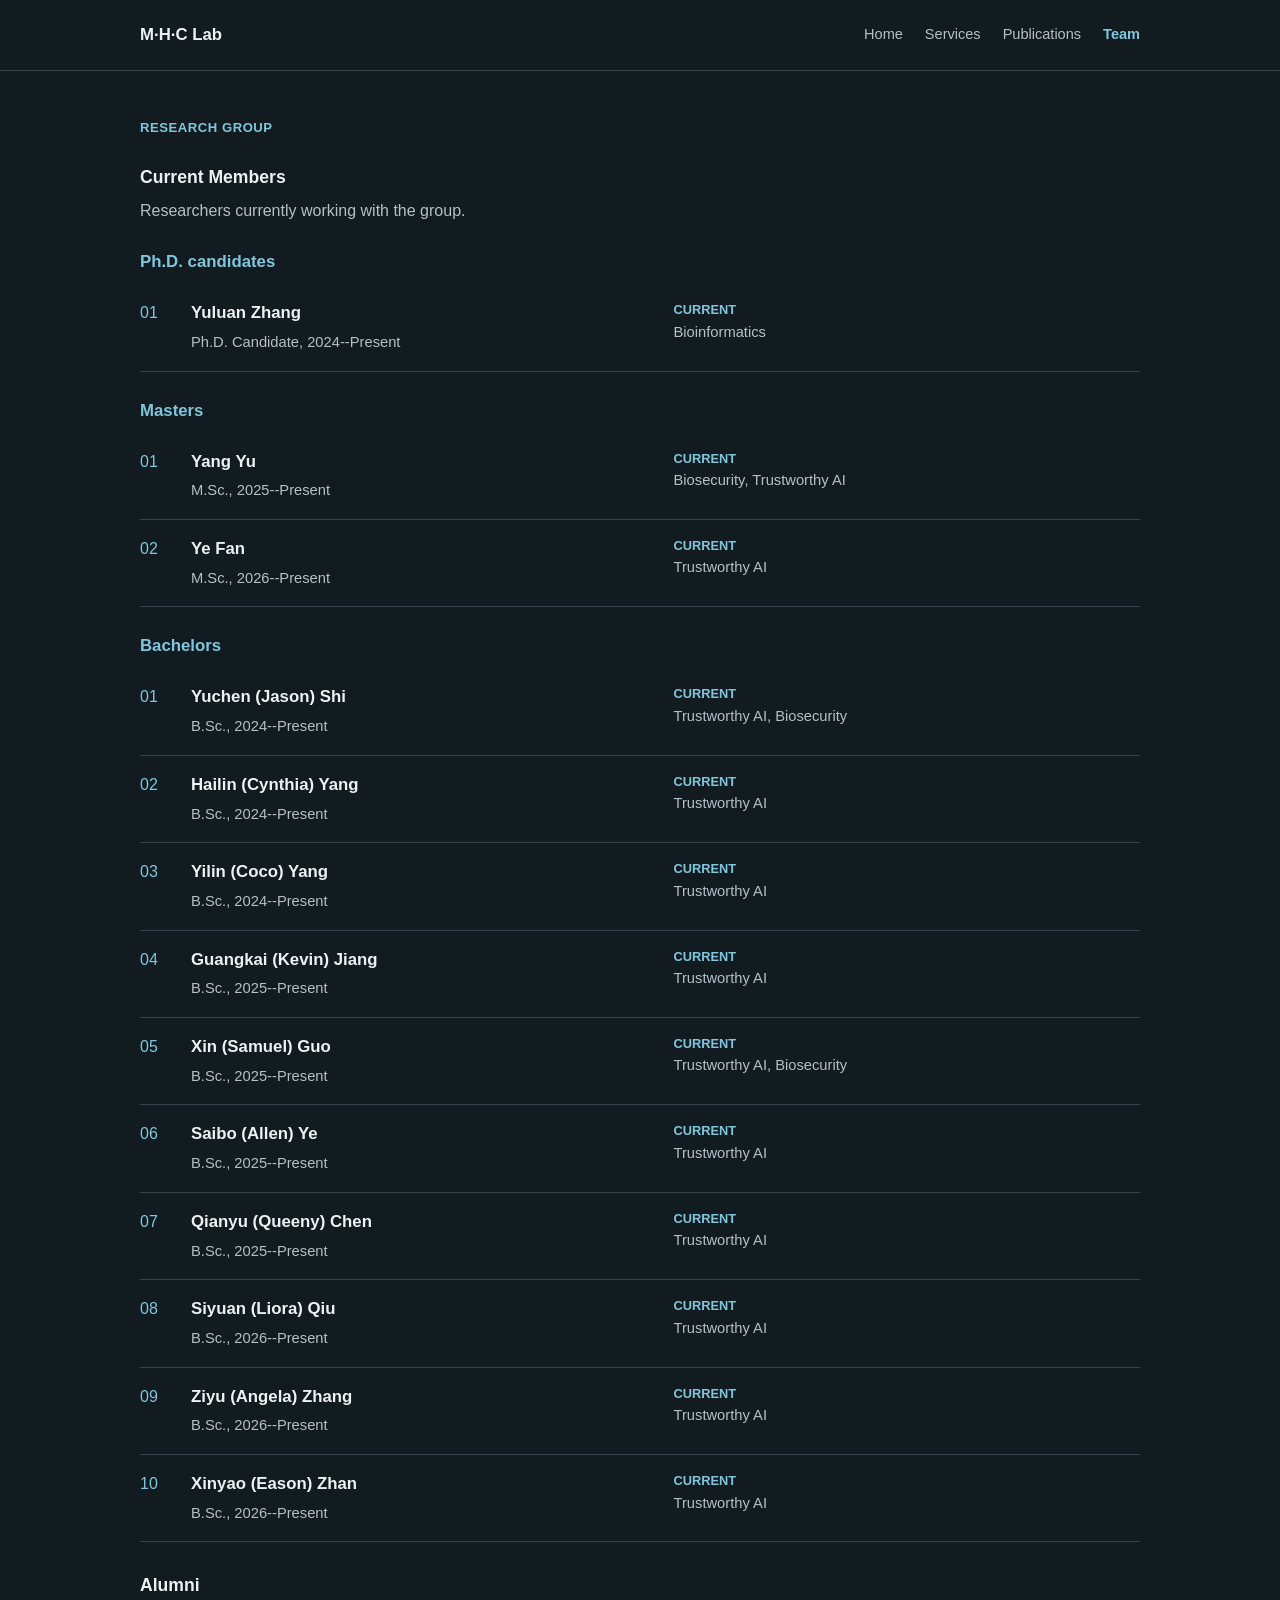
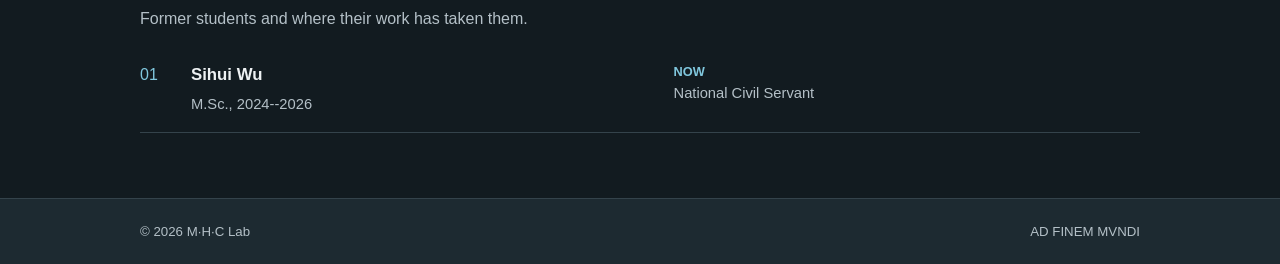
<file: team.html>
<!doctype html>
<html lang="en">
<head>
  <meta charset="utf-8">
  <meta name="viewport" content="width=device-width, initial-scale=1">
  <meta name="description" content="Academic profile and research portfolio for Dr. Maranus Huajie Chen.">
  <title>Team | Dr. Maranus Huajie Chen</title>
  <link rel="stylesheet" href="style.css">
  <script defer src="site.js"></script>
</head>
<body>
  <header class="site-header"><div class="header-inner">
    <a class="brand" href="index.html">M·H·C Lab</a>
    <nav aria-label="Primary navigation"><a href="index.html">Home</a>
<a href="services.html">Services</a>
<a href="publications.html">Publications</a>
<a href="team.html" aria-current="page">Team</a></nav>
  </div></header>
  <main class="container" id="top">
    <section class="team" id="team">
      <div class="shell">
        <div class="team-intro reveal">
          <div class="eyebrow">Research group</div>
          <div>
          </div>
        </div>
        <div class="team-group reveal">
          <div class="team-group-head"><h3>Current Members</h3><p>Researchers currently working with the group.</p></div>
          <div class="member-category">
            <h4>Ph.D. candidates</h4>
            <div class="team-list">
              <article class="team-member"><div class="member-index" aria-hidden="true">01</div><div><h4>Yuluan Zhang</h4><p class="member-title">Ph.D. Candidate, 2024--Present</p></div><div class="member-state"><div class="member-state-label">Current</div><p>Bioinformatics<span></span></p></div></article>
            </div>
          </div>
          <div class="member-category">
            <h4>Masters</h4>
            <div class="team-list">
              <article class="team-member"><div class="member-index" aria-hidden="true">01</div><div><h4>Yang Yu</h4><p class="member-title">M.Sc., 2025--Present</p></div><div class="member-state"><div class="member-state-label">Current</div><p>Biosecurity, Trustworthy AI<span></span></p></div></article>
              <article class="team-member"><div class="member-index" aria-hidden="true">02</div><div><h4>Ye Fan</h4><p class="member-title">M.Sc., 2026--Present</p></div><div class="member-state"><div class="member-state-label">Current</div><p>Trustworthy AI<span></span></p></div></article>
            </div>
          </div>
          <div class="member-category">
            <h4>Bachelors</h4>
            <div class="team-list">
              <article class="team-member"><div class="member-index" aria-hidden="true">01</div><div><h4>Yuchen (Jason) Shi</h4><p class="member-title">B.Sc., 2024--Present</p></div><div class="member-state"><div class="member-state-label">Current</div><p>Trustworthy AI, Biosecurity<span></span></p></div></article>
              <article class="team-member"><div class="member-index" aria-hidden="true">02</div><div><h4>Hailin (Cynthia) Yang</h4><p class="member-title">B.Sc., 2024--Present</p></div><div class="member-state"><div class="member-state-label">Current</div><p>Trustworthy AI<span></span></p></div></article>
              <article class="team-member"><div class="member-index" aria-hidden="true">03</div><div><h4>Yilin (Coco) Yang</h4><p class="member-title">B.Sc., 2024--Present</p></div><div class="member-state"><div class="member-state-label">Current</div><p>Trustworthy AI<span></span></p></div></article>
              <article class="team-member"><div class="member-index" aria-hidden="true">04</div><div><h4>Guangkai (Kevin) Jiang</h4><p class="member-title">B.Sc., 2025--Present</p></div><div class="member-state"><div class="member-state-label">Current</div><p>Trustworthy AI<span></span></p></div></article>
              <article class="team-member"><div class="member-index" aria-hidden="true">05</div><div><h4>Xin (Samuel) Guo</h4><p class="member-title">B.Sc., 2025--Present</p></div><div class="member-state"><div class="member-state-label">Current</div><p>Trustworthy AI, Biosecurity<span></span></p></div></article>
              <article class="team-member"><div class="member-index" aria-hidden="true">06</div><div><h4>Saibo (Allen) Ye</h4><p class="member-title">B.Sc., 2025--Present</p></div><div class="member-state"><div class="member-state-label">Current</div><p>Trustworthy AI<span></span></p></div></article>
              <article class="team-member"><div class="member-index" aria-hidden="true">07</div><div><h4>Qianyu (Queeny) Chen</h4><p class="member-title">B.Sc., 2025--Present</p></div><div class="member-state"><div class="member-state-label">Current</div><p>Trustworthy AI<span></span></p></div></article>
              <article class="team-member"><div class="member-index" aria-hidden="true">08</div><div><h4>Siyuan (Liora) Qiu</h4><p class="member-title">B.Sc., 2026--Present</p></div><div class="member-state"><div class="member-state-label">Current</div><p>Trustworthy AI<span></span></p></div></article>
              <article class="team-member"><div class="member-index" aria-hidden="true">09</div><div><h4>Ziyu (Angela) Zhang</h4><p class="member-title">B.Sc., 2026--Present</p></div><div class="member-state"><div class="member-state-label">Current</div><p>Trustworthy AI<span></span></p></div></article>
              <article class="team-member"><div class="member-index" aria-hidden="true">10</div><div><h4>Xinyao (Eason) Zhan</h4><p class="member-title">B.Sc., 2026--Present</p></div><div class="member-state"><div class="member-state-label">Current</div><p>Trustworthy AI<span></span></p></div></article>
            </div>
          </div>
        </div>
        <div class="team-group alumni-group reveal">
          <div class="team-group-head"><h3>Alumni</h3><p>Former students and where their work has taken them.</p></div>
          <div class="team-list">
            <article class="team-member"><div class="member-index" aria-hidden="true">01</div><div><h4>Sihui Wu</h4><p class="member-title">M.Sc., 2024--2026</p></div><div class="member-state"><div class="member-state-label">Now</div><p>National Civil Servant<span></span></p></div></article>
          </div>
        </div>
      </div>
    </section>
  </main>
  <footer><div class="container footer-row"><span>© <span id="year"></span> M·H·C Lab</span><span>AD FINEM MVNDI</span></div></footer>
</body>
</html>
</file>
<file: style.css>
:root { color-scheme: dark; --ink: #edf1f3; --muted: #b4c0c7; --accent: #80c7dd; --line: #34434b; --soft: #1d2a31; --background: #121b20; }
* { box-sizing: border-box; }
body { margin: 0; color: var(--ink); background: var(--background); font-family: -apple-system, BlinkMacSystemFont, "Segoe UI", Arial, sans-serif; font-size: 16px; line-height: 1.6; }
a { color: var(--accent); text-decoration: none; }
a:hover { text-decoration: underline; }
a:focus-visible { outline: 2px solid var(--accent); outline-offset: 4px; }
.container, .header-inner { width: min(100% - 40px, 1000px); margin: 0 auto; }
.site-header { border-bottom: 1px solid var(--line); background: var(--background); }
.header-inner { min-height: 70px; display: flex; align-items: center; justify-content: space-between; gap: 24px; }
.brand { font-size: 1.05rem; font-weight: 650; color: var(--ink); white-space: nowrap; }
nav { display: flex; flex-wrap: wrap; gap: 10px 22px; }
nav a { color: var(--muted); font-size: .91rem; }
nav a[aria-current] { color: var(--accent); font-weight: 700; }
main { min-height: calc(100vh - 155px); padding: 46px 0 65px; }
section + section, .ticker + section { border-top: 1px solid var(--line); margin-top: 40px; padding-top: 36px; }
h1, h2, h3, h4, p { margin-top: 0; }
h1 { font-size: clamp(2.2rem, 5vw, 3rem); line-height: 1.15; font-weight: 500; margin-bottom: 18px; }
h1 br { display: none; } h1 br::after { content: ' '; } h1 em { font-style: normal; }
h2 { font-size: 1.7rem; line-height: 1.25; font-weight: 600; margin-bottom: 18px; }
h3 { font-size: 1.1rem; line-height: 1.35; margin-bottom: 8px; }
h4 { font-size: 1.05rem; margin-bottom: 4px; }
p { margin-bottom: 14px; }
.eyebrow { color: var(--accent); font-size: .82rem; font-weight: 700; letter-spacing: .04em; text-transform: uppercase; margin-bottom: 8px; }
.hero-grid { display: flex; align-items: flex-start; justify-content: space-between; gap: 50px; }
.hero-grid > div { flex: 1; }
.hero-copy { font-size: 1.13rem; color: var(--muted); }
.hero-aside { width: 200px; flex: 0 0 200px; }
.id-photo { width: 100%; max-width: 180px; aspect-ratio: 546 / 862; overflow: hidden; border-radius: 4px; }
.id-photo img { display: block; width: 100%; height: 100%; object-fit: cover; }
.meta-list { list-style: none; padding: 0; margin: 16px 0 0; font-size: .88rem; }
.meta-list li { margin-bottom: 8px; }.meta-list span { display: block; color: var(--muted); font-size: .78rem; font-weight: 600; text-transform: uppercase; }
.ticker { margin-top: 38px; border-top: 1px solid var(--line); padding-top: 25px; }
.ticker::before { content: 'News'; display: block; font-size: 1.5rem; font-weight: 600; margin-bottom: 14px; }
.ticker-track { display: grid; gap: 10px; }.ticker span { display: block; padding-left: 14px; border-left: 3px solid var(--accent); }
.section-head, .team-intro { margin-bottom: 28px; }.lead { max-width: 780px; color: var(--muted); }
.research-grid { display: grid; grid-template-columns: repeat(2, 1fr); gap: 14px; }
.research-card { padding: 18px; border: 1px solid var(--line); border-top: 3px solid var(--accent); border-radius: 5px; background: var(--soft); }
.research-card p, .service-card p { color: var(--muted); font-size: .94rem; }.number { color: var(--accent); font-size: .8rem; font-weight: 700; margin-bottom: 10px; }
.selected-publications { margin-top: 36px; }
.service-grid { display: grid; grid-template-columns: 1fr 1fr; gap: 32px; }.service-list { padding: 0; list-style: none; }.service-list li { padding: 10px 0; border-bottom: 1px solid var(--line); }.service-list strong { display: block; color: var(--accent); font-size: .88rem; }
.publication { display: grid; grid-template-columns: 62px 1fr; gap: 5px 20px; padding: 18px 0; border-bottom: 1px solid var(--line); }.publication:first-child { border-top: 1px solid var(--line); }.publication h3 { margin-bottom: 4px; }.publication p { color: var(--muted); font-size: .92rem; margin: 0; }.year { color: var(--accent); font-weight: 700; }.journal { grid-column: 2; color: var(--muted); font-size: .91rem; }
.timeline-item { display: grid; grid-template-columns: 150px 1fr; gap: 20px; padding: 17px 0; border-bottom: 1px solid var(--line); }.timeline-item time { color: var(--accent); font-weight: 600; }.timeline-item h3, .timeline-item p { margin-bottom: 3px; }
.member-category { margin-top: 26px; }.member-category > h4 { color: var(--accent); margin-bottom: 8px; }
.team-group + .team-group { margin-top: 32px; }.team-group-head p { color: var(--muted); }.team-member { display: grid; grid-template-columns: 35px 1fr 1fr; gap: 16px; padding: 16px 0; border-bottom: 1px solid var(--line); }.member-index { color: var(--accent); }.member-title, .member-state p { color: var(--muted); margin: 0; font-size: .92rem; }.member-state-label { color: var(--accent); font-size: .8rem; font-weight: 700; text-transform: uppercase; }
.contact-links { display: flex; gap: 24px; margin-top: 22px; }
footer { background: var(--soft); border-top: 1px solid var(--line); color: var(--muted); font-size: .83rem; }.footer-row { display: flex; justify-content: space-between; gap: 12px; padding: 22px 0; }
@media (max-width: 760px) { .header-inner { align-items: flex-start; flex-direction: column; padding: 18px 0; gap: 12px; } nav { gap: 8px 16px; } main { padding-top: 32px; } .research-grid, .service-grid { grid-template-columns: 1fr; } .team-member { grid-template-columns: 30px 1fr; }.member-state { grid-column: 2; } }
@media (max-width: 480px) { .container, .header-inner { width: calc(100% - 30px); } .hero-grid { flex-direction: column-reverse; gap: 24px; }.hero-aside { width: 100%; flex: auto; display: flex; align-items: flex-start; gap: 20px; }.id-photo { width: 115px; flex: 0 0 115px; }.meta-list { margin-top: 0; }.timeline-item { grid-template-columns: 1fr; gap: 3px; }.publication { grid-template-columns: 1fr; gap: 4px; }.journal { grid-column: 1; }.footer-row { flex-direction: column; } }
</file>
